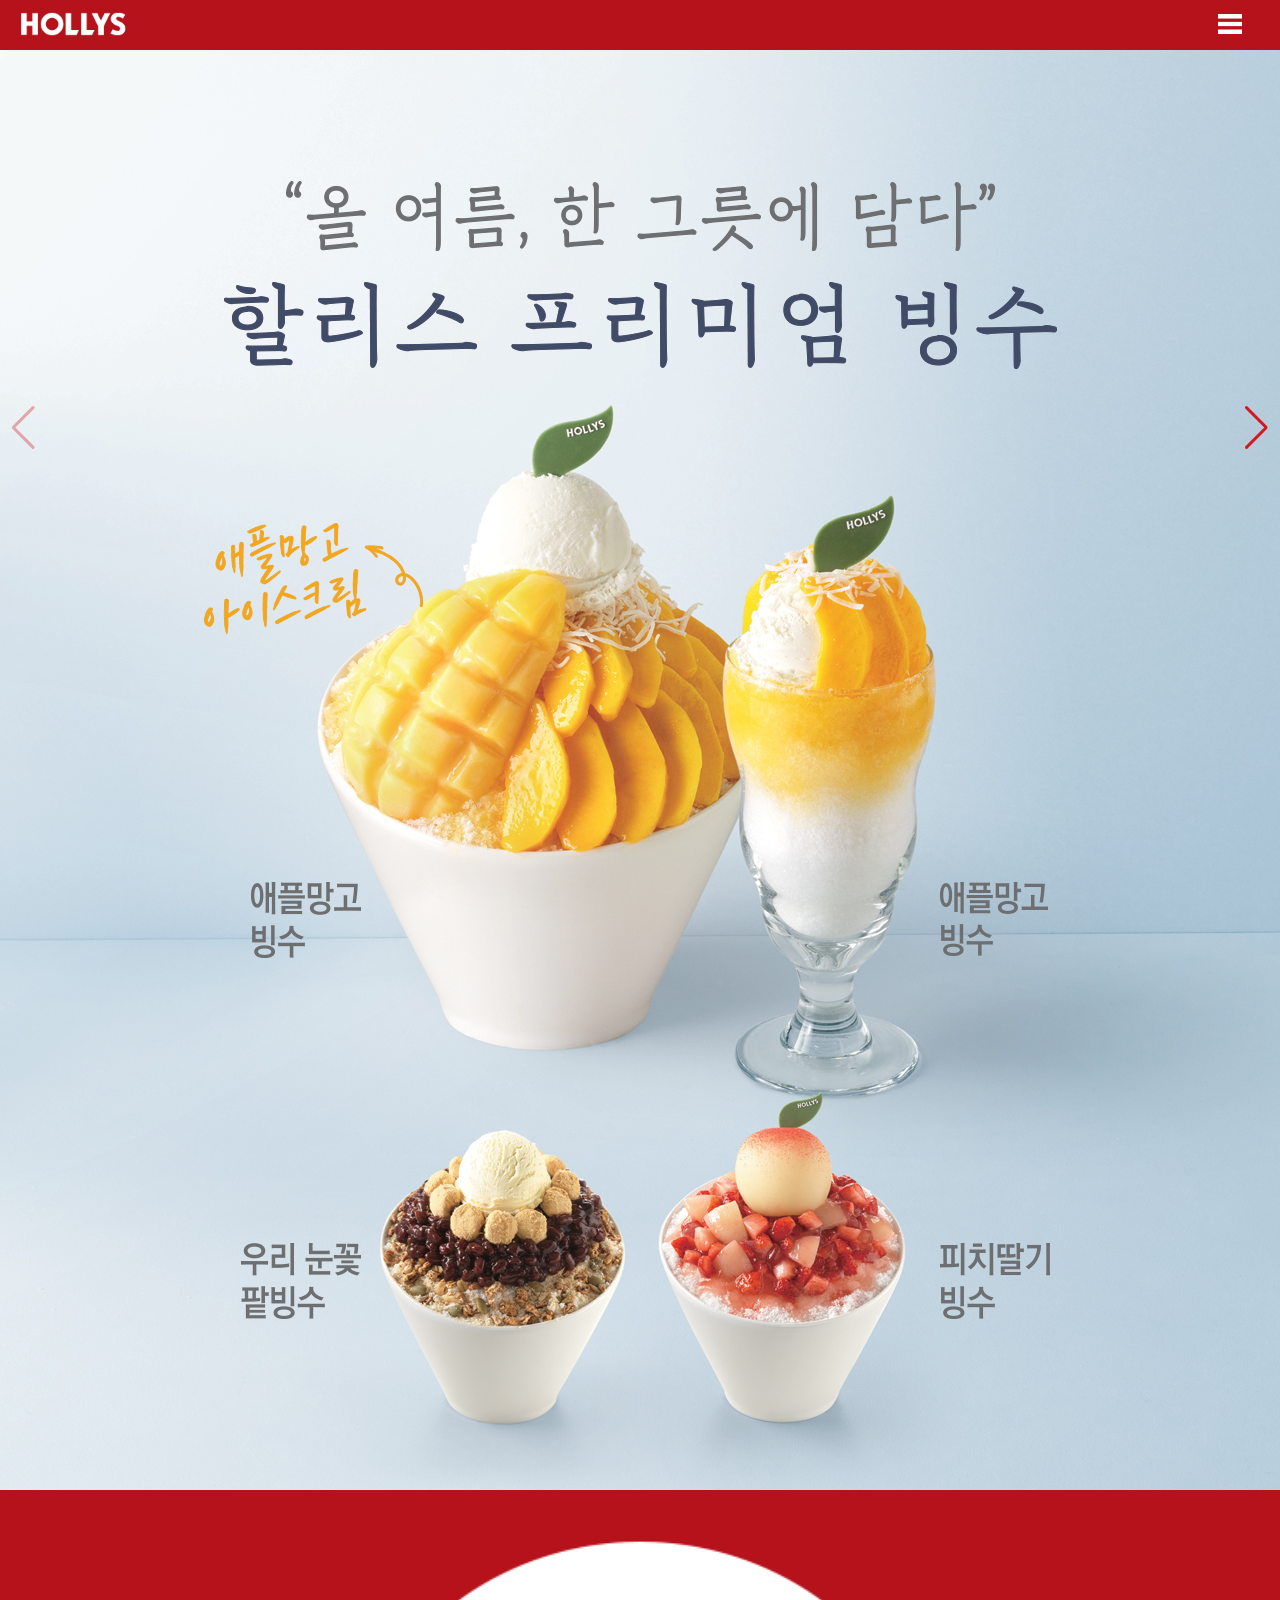
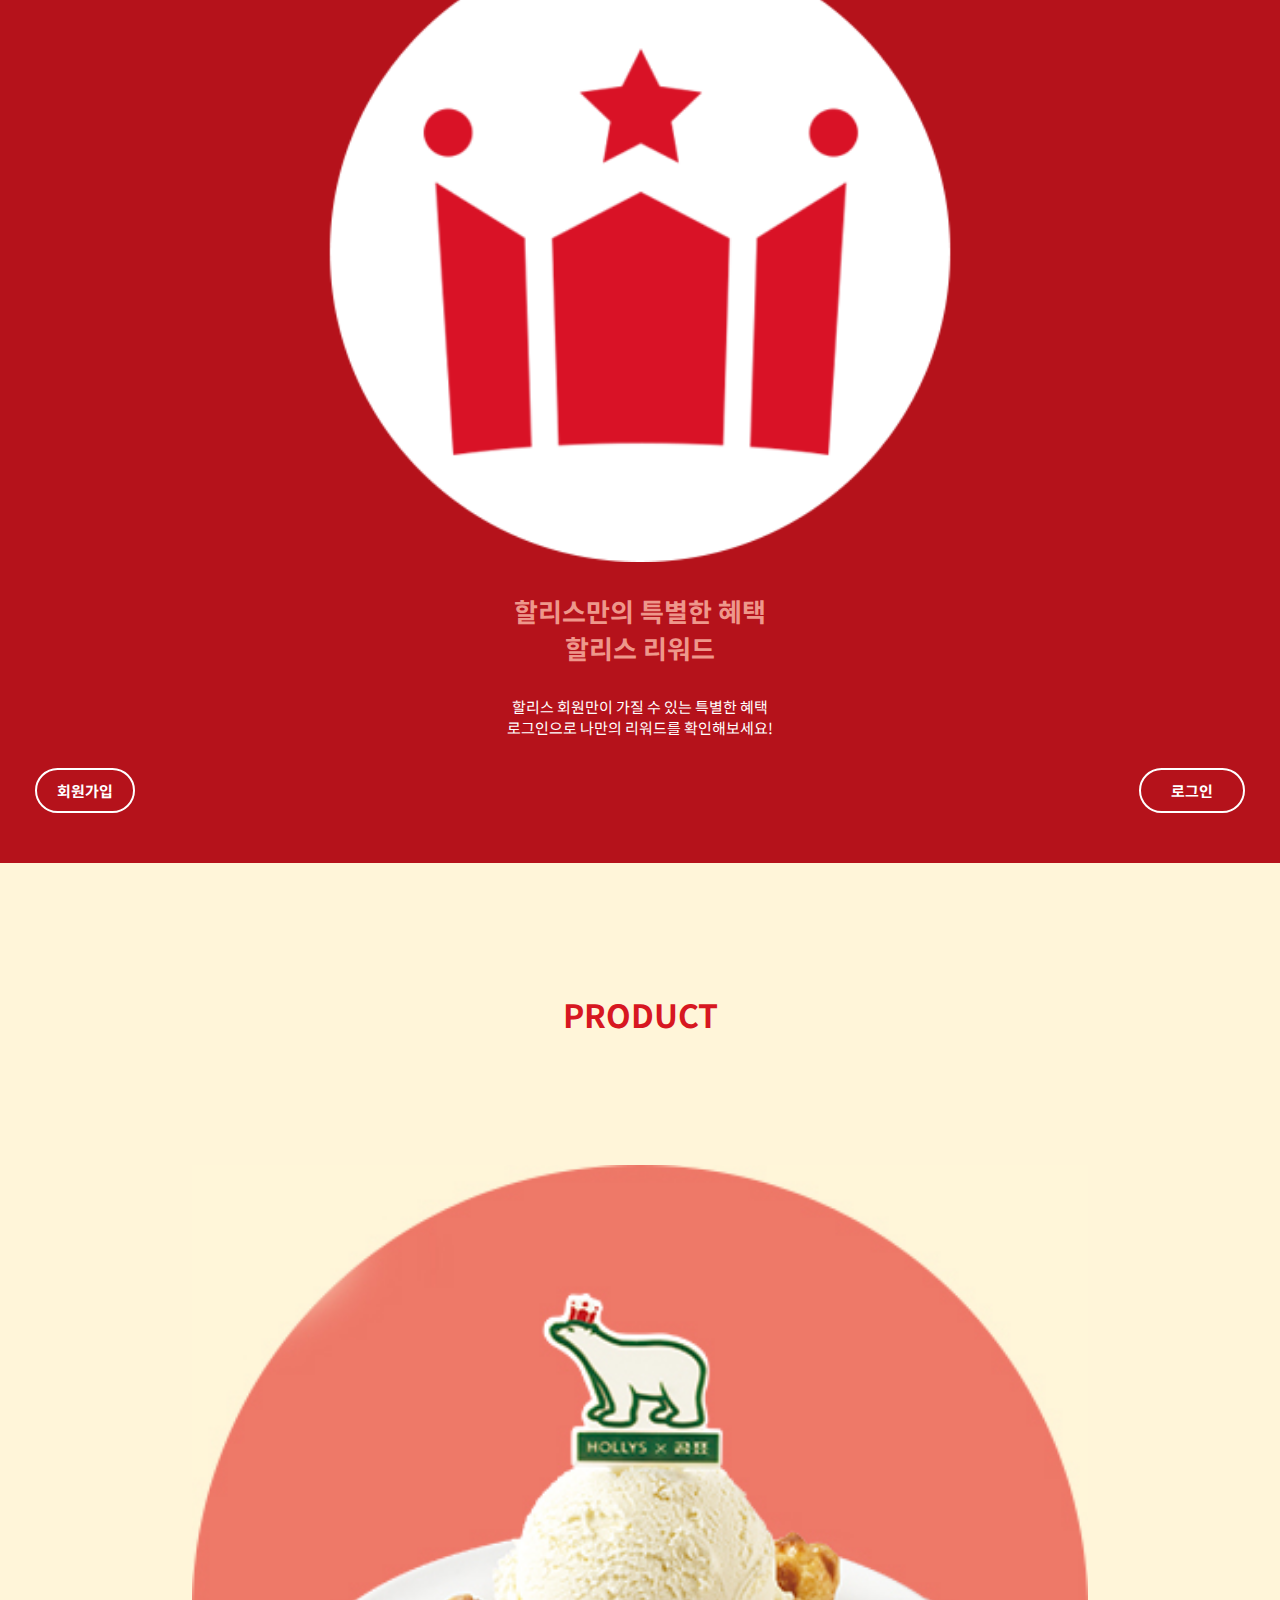
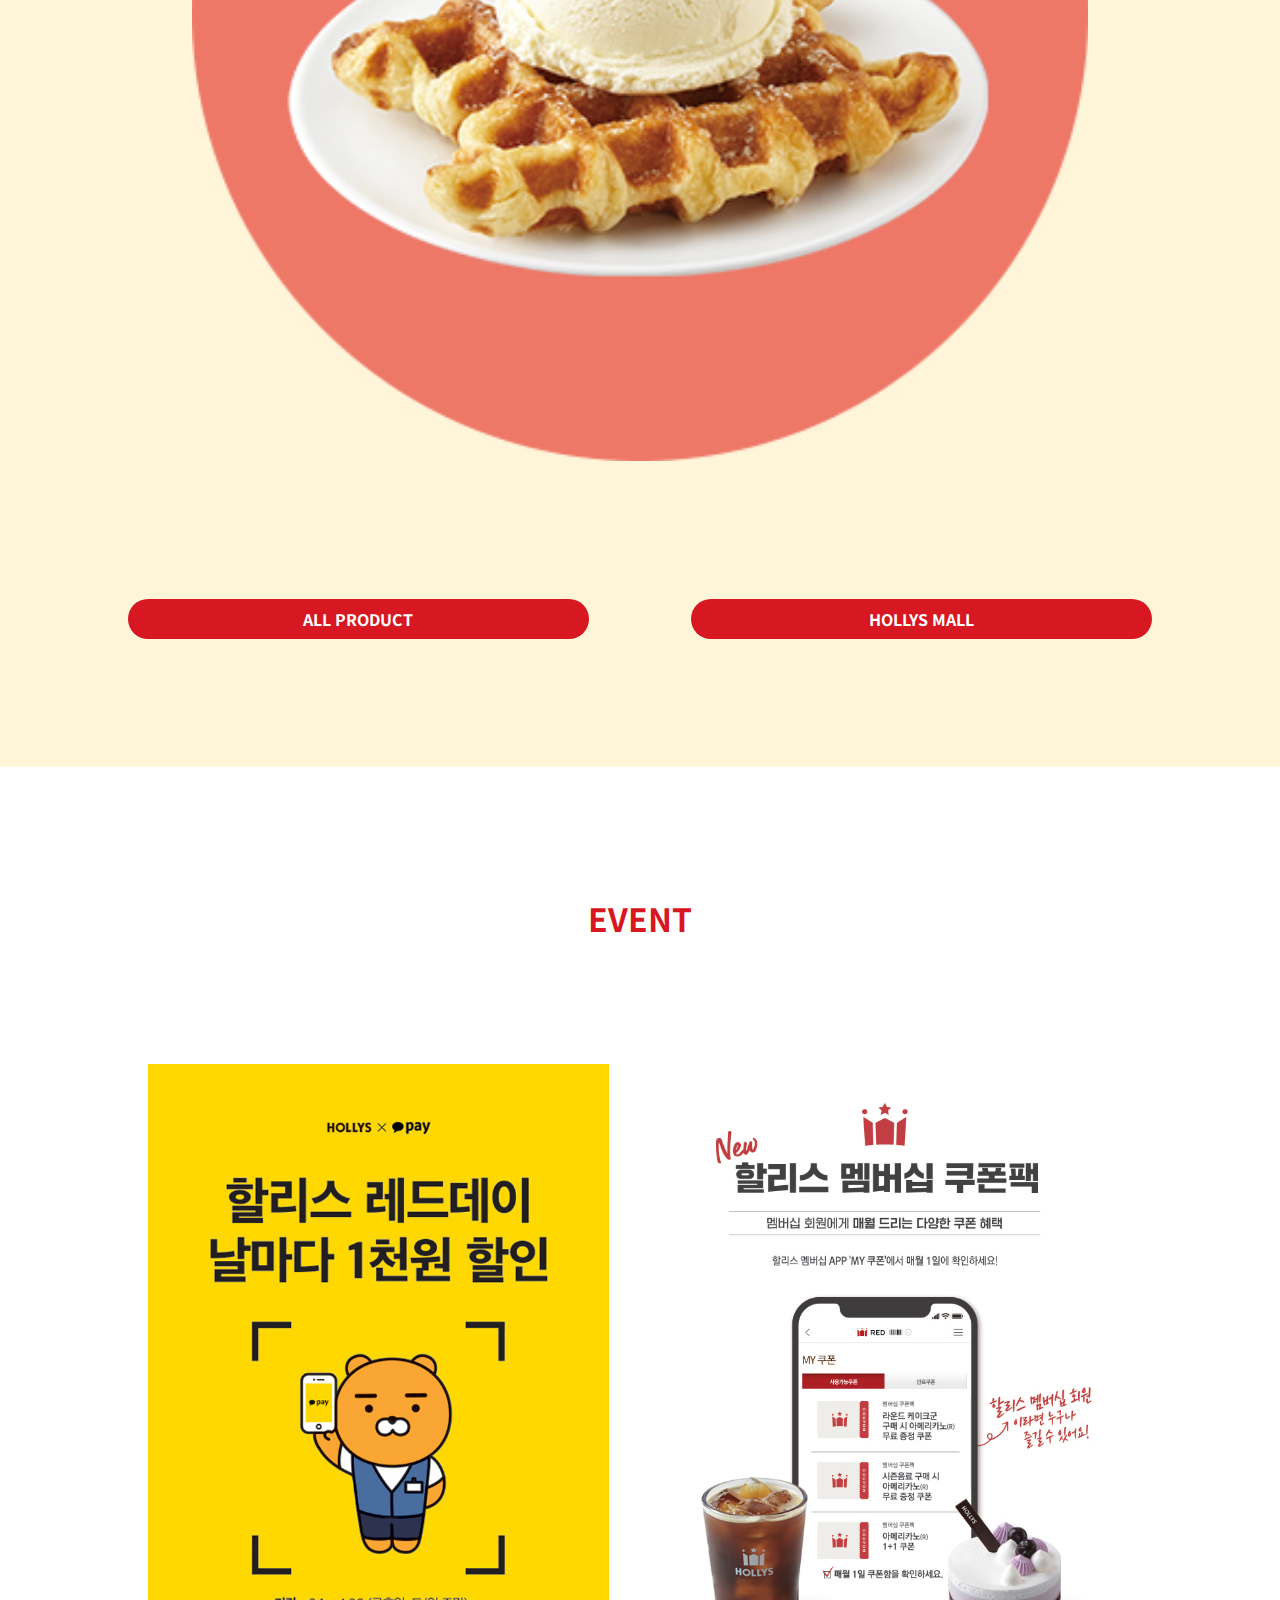
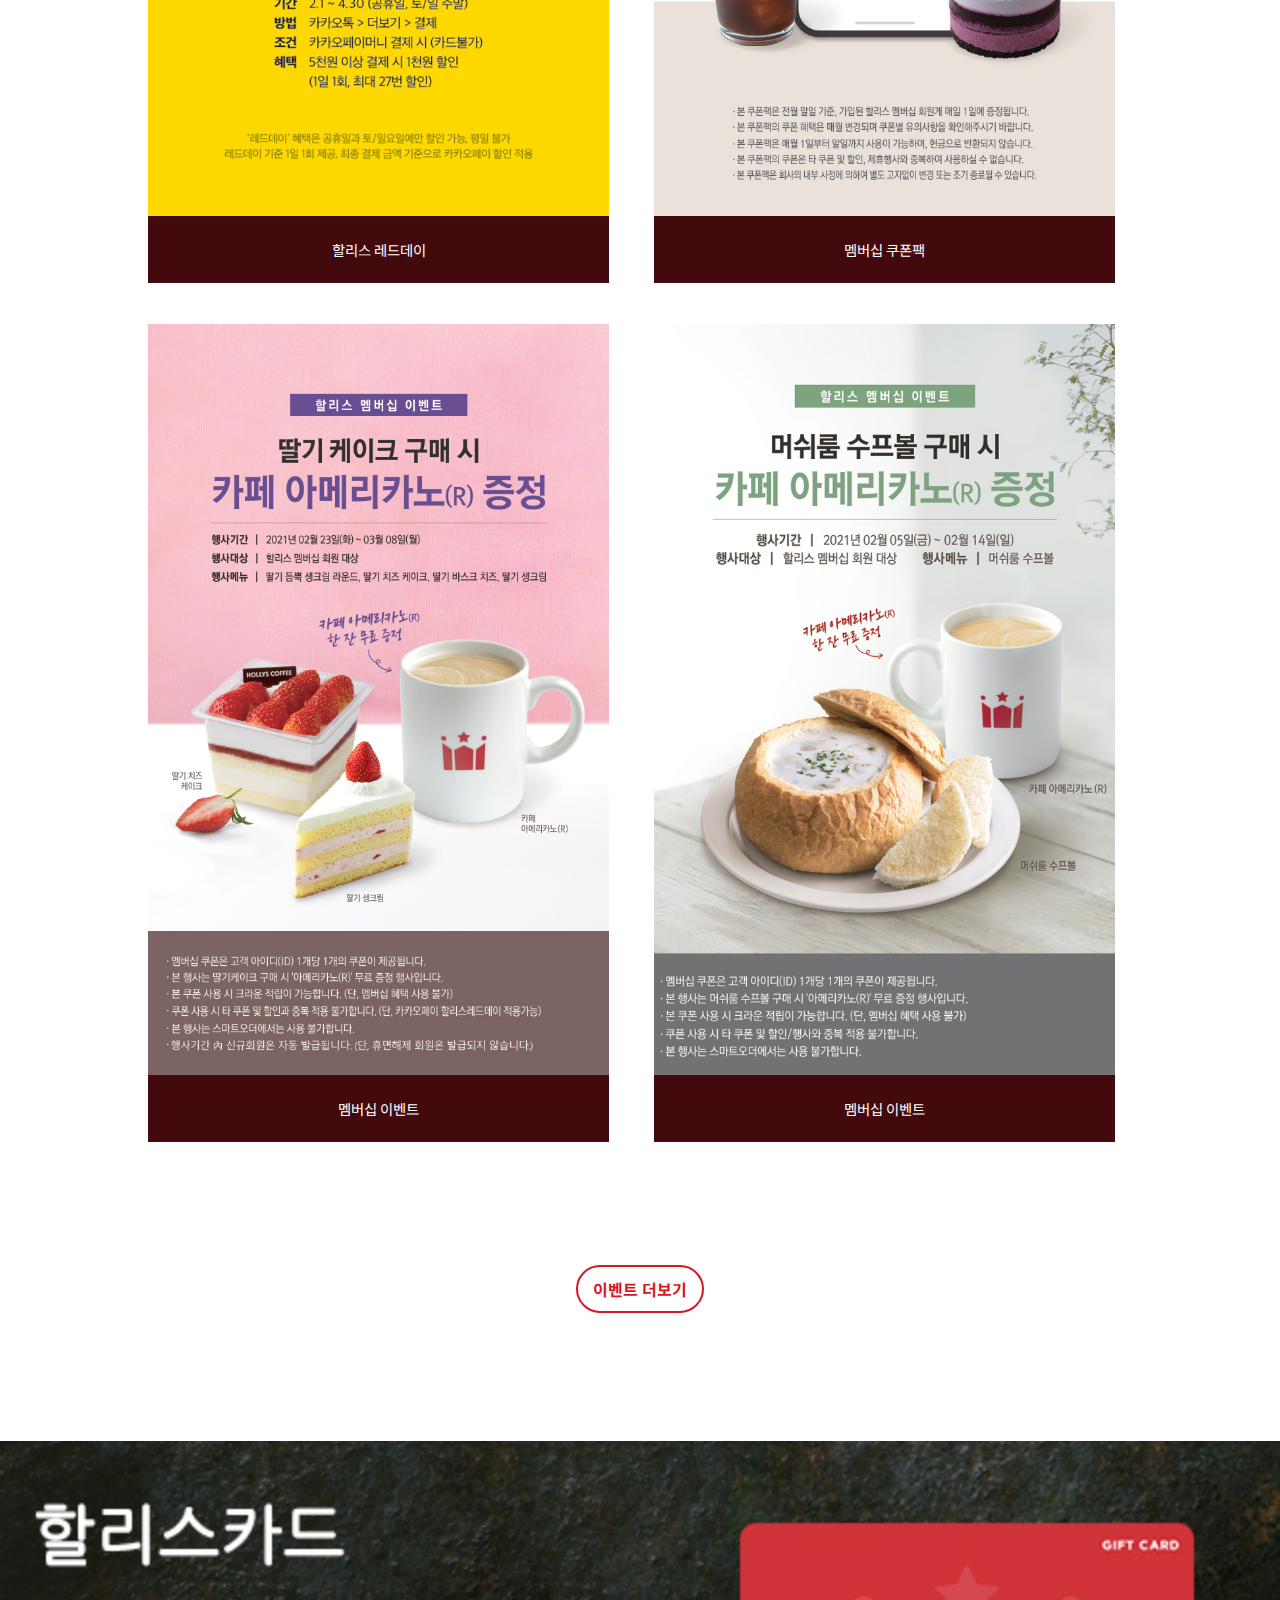
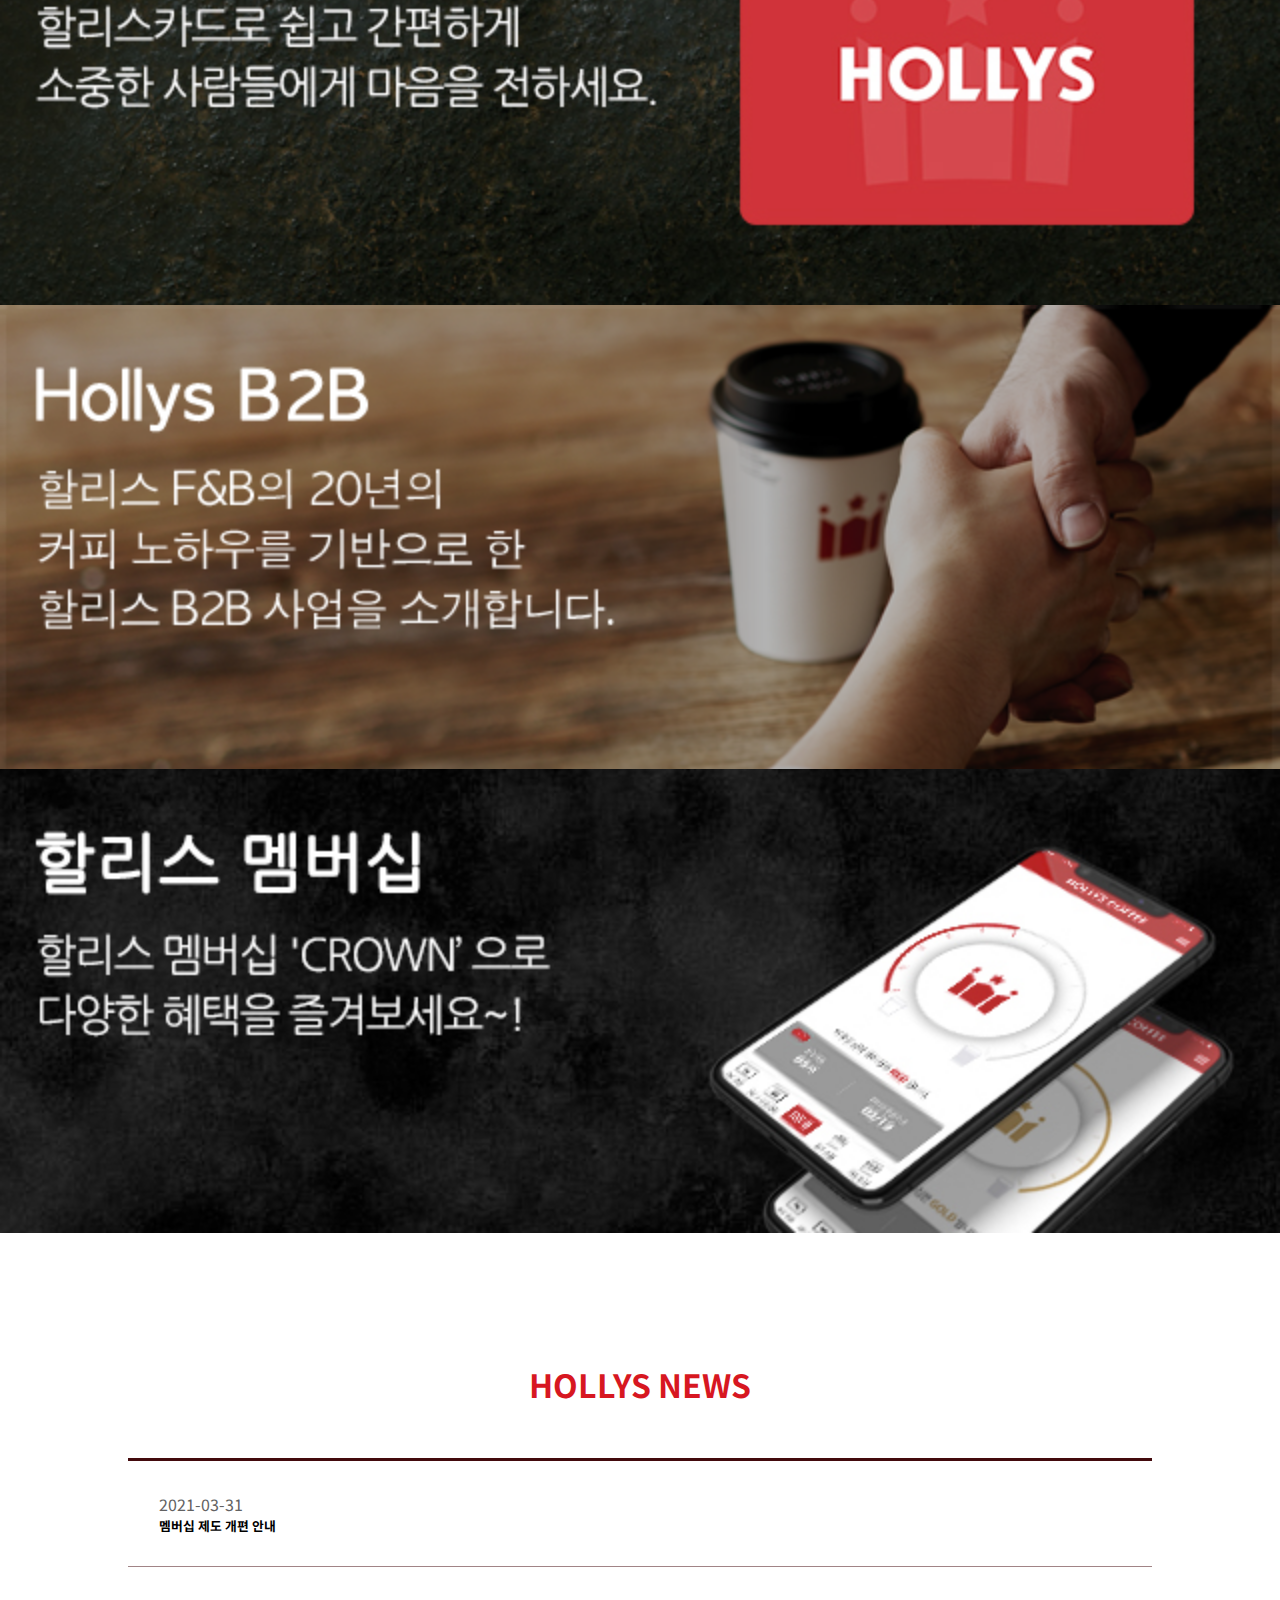
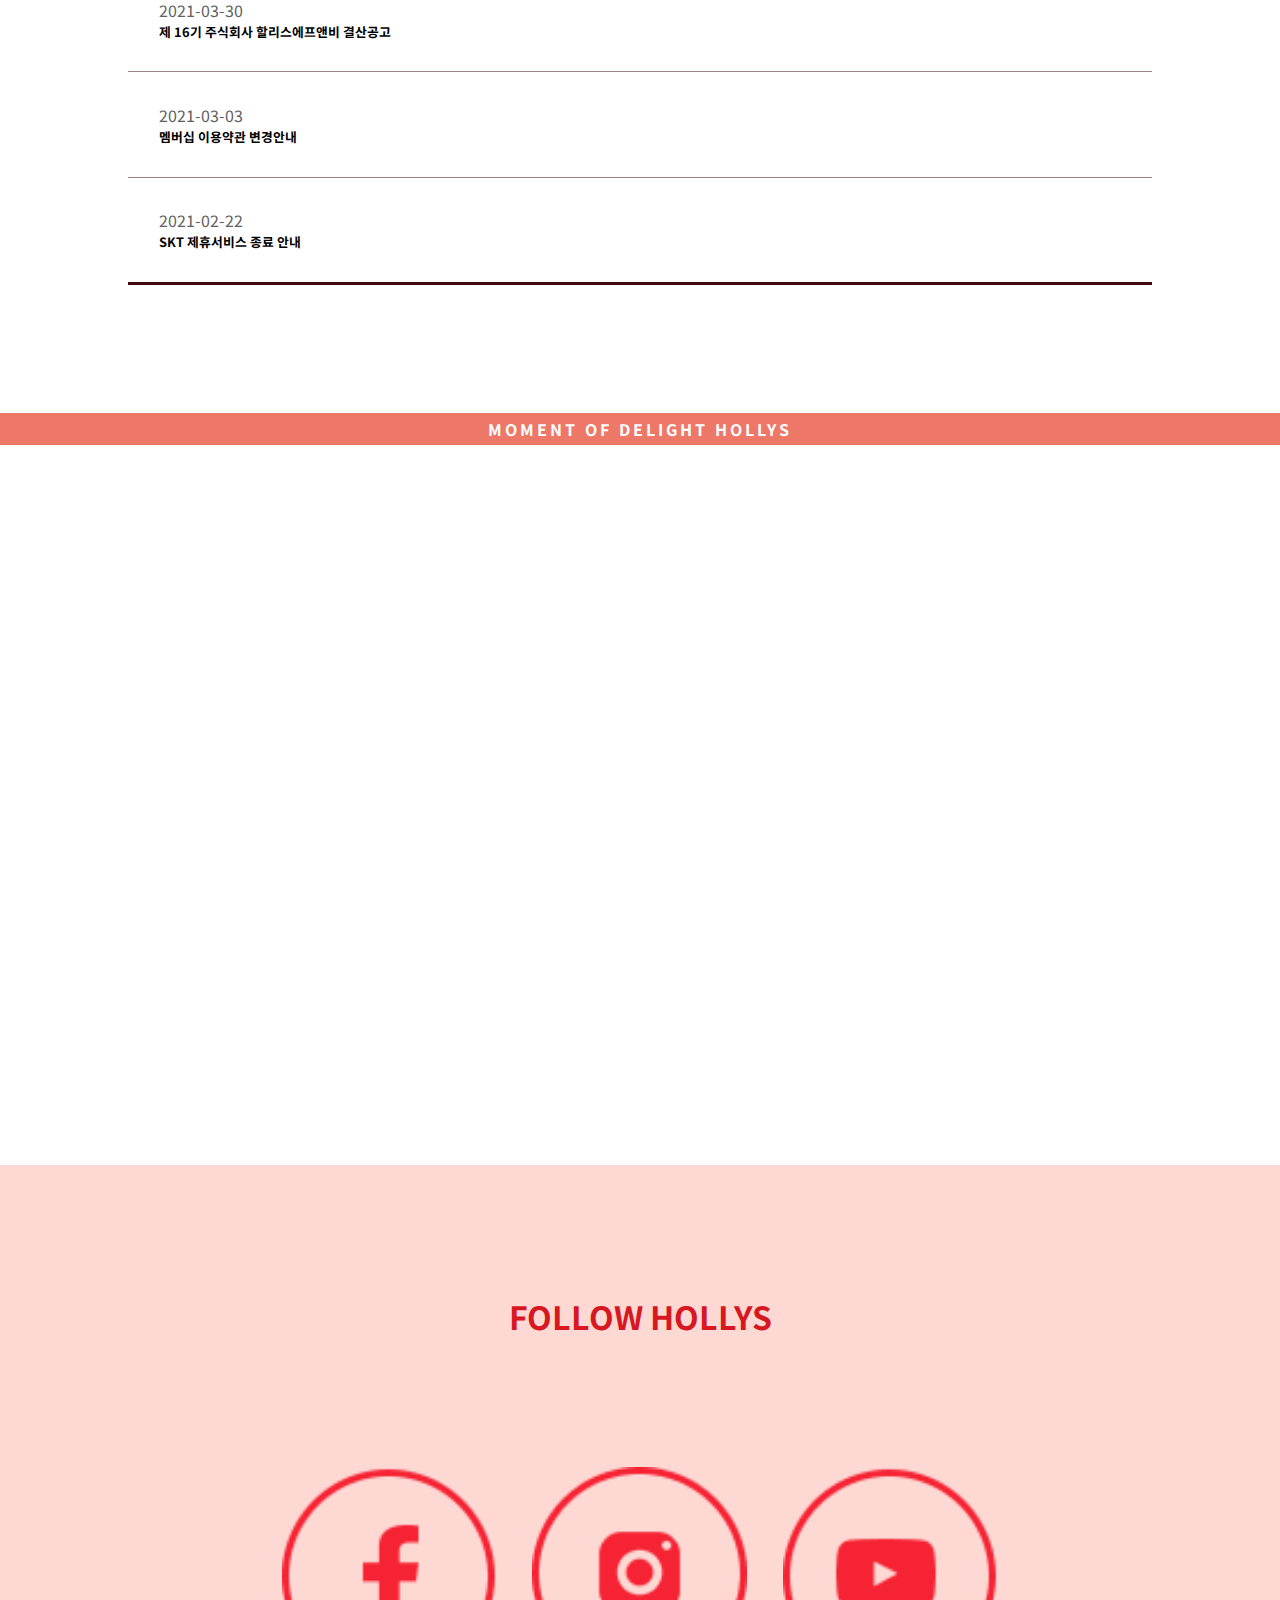
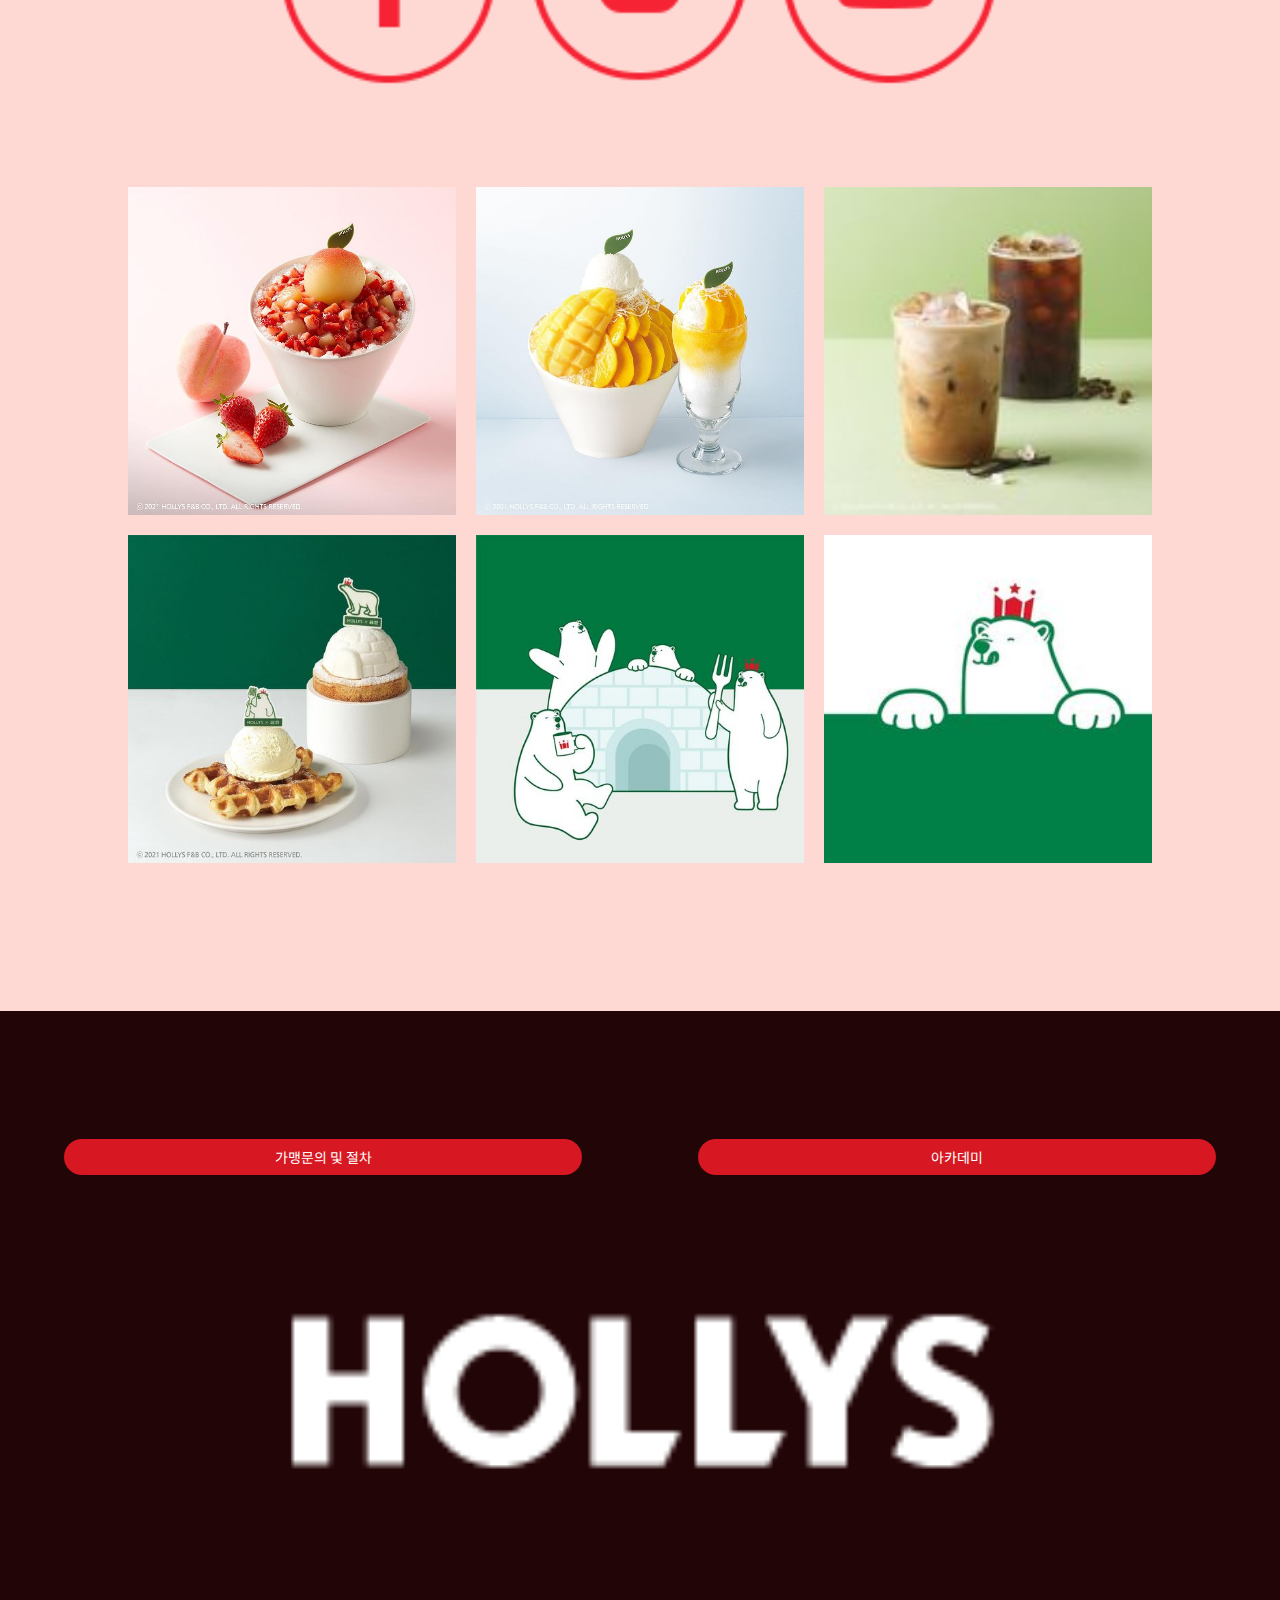
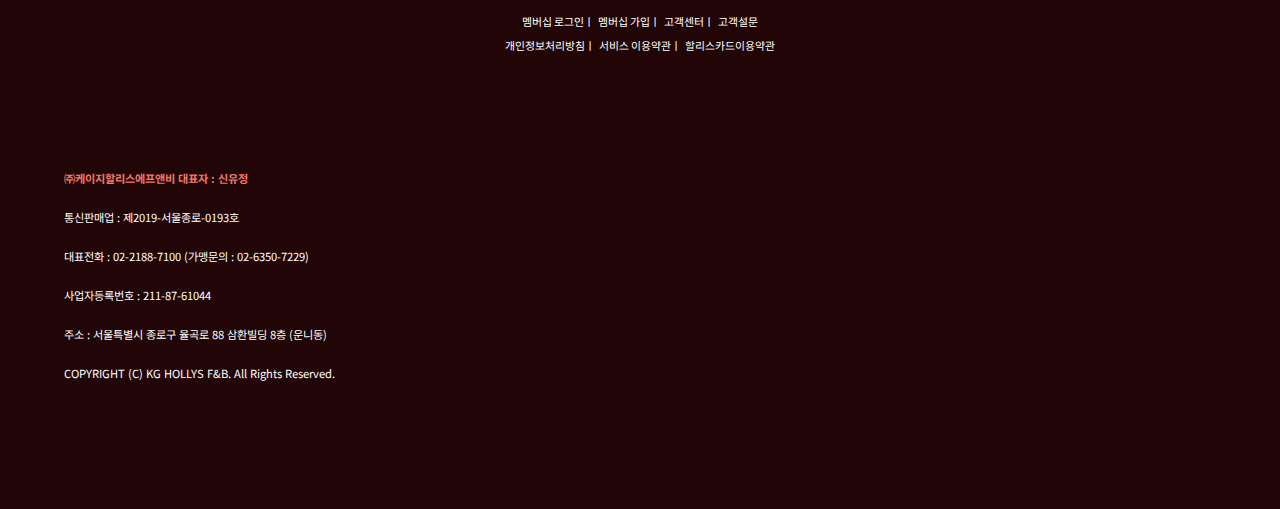
<file: hollys.mobile/hollys.html>
<!DOCTYPE html>
<html lang="en">

<head>
    <meta charset="UTF-8">
    <meta http-equiv="X-UA-Compatible" content="IE=edge">
    <meta name="viewport" content="width=device-width, initial-scale=1.0">
    <title>Document</title>
    <link rel="stylesheet" href="https://unpkg.com/swiper/swiper-bundle.min.css" />
    <link rel="preconnect" href="https://fonts.gstatic.com">
    <link href="https://fonts.googleapis.com/css2?family=Noto+Sans+KR&display=swap" rel="stylesheet">
    <link rel="stylesheet" href="css/hollys.css">

    <script src="https://code.jquery.com/jquery-3.6.0.min.js"></script>
</head>

<body>

    <header class="clearfix">
        <div class="logo">
            <img src="images/logo_top.png">
        </div>

        <div class="btn_menu">
            <a href="javascript:;"><img src="images/btn_menu.png"></a>
        </div>

        <div class="mobile_menu">
            <ul>
                <li>
                    <a href="javascript:;">
                        MY HOLLYS
                    </a>
                </li>

                <li>
                    <a href="javascript:;">
                        MENU
                    </a>
                </li>

                <li>
                    <a href="javascript:;">
                        HOLLYS MALL
                    </a>
                </li>

                <li>
                    <a href="javascript:;">
                        MEMBERSHIP
                    </a>
                </li>

                <li>
                    <a href="javascript:;">
                        HOLLYS NEWS
                    </a>
                </li>

                <li>
                    <a href="javascript:;">
                        STORE
                    </a>
                </li>

                <li>
                    <a href="javascript:;">
                        HOLLYS IS
                    </a>
                </li>
            </ul>
        </div>

    </header>

    <main>
        <div class="top_banner">
            <!-- Slider main container -->
            <div class="swiper-container">
                <!-- Additional required wrapper -->
                <div class="swiper-wrapper">
                    <!-- Slides -->
                    <div class="swiper-slide">
                        <img src="images/slick slide_1.jpg">
                    </div>
                    <div class="swiper-slide">
                        <img src="images/slick slide_2.jpg">
                    </div>
                    <div class="swiper-slide">
                        <img src="images/slick slide_3.jpg">
                    </div>
                    <div class="swiper-slide">
                        <img src="images/slick slide_4.jpg">
                    </div>
                    <div class="swiper-slide">
                        <img src="images/slick slide_5.jpg">
                    </div>
                    <div class="swiper-slide">
                        <img src="images/slick slide_6.jpg">
                    </div>
                </div>
            </div>
        </div>

        <div class="new_reward_area">
            <div class="logo_area">
                <div class="img_wrap">
                    <img src="images/2021_BI.png">
                </div>
            </div>
            <div class="text_wrap clearfix">
                <h2>
                    할리스만의 특별한 혜택<br>
                    할리스 리워드
                </h2>
                <p>
                    할리스 회원만이 가질 수 있는 특별한 혜택<br>
                    로그인으로 나만의 리워드를 확인해보세요!
                </p>
            </div>
            <div class="btn_new_reward clearfix">
                <a href="https://m.hollys.co.kr/member/joinMemberInfo.do"><span>회원가입</span></a>
                <a href="https://m.hollys.co.kr/login.do"><span>로그인</span></a>
            </div>
        </div>

        <div class="product_area">
            <h2 class="title">PRODUCT</h2>
            <div class="swiper-container">
                <!-- Additional required wrapper -->
                <div class="swiper-wrapper">
                    <!-- Slides -->
                    <div class="swiper-slide">
                        <img src="images/new_product_1.jpg">
                    </div>
                    <div class="swiper-slide">
                        <img src="images/new_product_2.jpg">
                    </div>
                    <div class="swiper-slide">
                        <img src="images/new_product_3.jpg">
                    </div>
                    <div class="swiper-slide">
                        <img src="images/new_product_4.jpg">
                    </div>
                    <div class="swiper-slide">
                        <img src="images/new_product_5.jpg">
                    </div>
                </div>
                <!-- If we need pagination -->
<!--                 <div class="swiper-pagination"></div> -->

                <!-- If we need navigation buttons -->
                <div class="swiper-button-prev"></div>
                <div class="swiper-button-next"></div>
            </div>

            <div class="content_box clearfix">
                <div class="button">
                    <a href="#" class="left">ALL PRODUCT</a>
                    <a href="#" class="right">HOLLYS MALL</a>
                </div>
            </div>
        </div>

        <div class="event_area">
            <div class="content_box">
                <h2 class="title">EVENT</h2>
                <div class="contents">
                    <a href="#">
                        <img src="images/event_1.jpg">
                        <span>할리스 레드데이</span>
                    </a>

                    <a href="#">
                        <img src="images/event_2.jpg">
                        <span>멤버십 쿠폰팩</span>
                    </a>

                    <a href="#">
                        <img src="images/event_3.jpg">
                        <span>멤버십 이벤트</span>
                    </a>

                    <a href="#">
                        <img src="images/event_4.jpg">
                        <span>멤버십 이벤트</span>
                    </a>
                </div>
                <div class="event_more">
                    <a href="#">이벤트 더보기</a>
                </div>
            </div>
        </div>

        <div class="banner_area">
            <a href="#"><img src="images/ad_banner_2.jpg"></a>
            <a href="#"><img src="images/ad_banner3.png"></a>
            <a href="#"><img src="images/ad_banner_1.jpg"></a>
        </div>

        <div class="news_area">
            <div class="content_box">
                <h2 class="title">HOLLYS NEWS</h2>
                <ul>
                    <li>
                        <a href="#">
                            <span>2021-03-31</span>
                            <p>멤버십 제도 개편 안내</p>
                        </a>
                    </li>
                    <li>
                        <a href="#">
                            <span>2021-03-30</span>
                            <p>제 16기 주식회사 할리스에프앤비 결산공고</p>
                        </a>
                    </li>
                    <li>
                        <a href="#">
                            <span>2021-03-03</span>
                            <p>멤버십 이용약관 변경안내</p>
                        </a>
                    </li>
                    <li>
                        <a href="#">
                            <span>2021-02-22</span>
                            <p>SKT 제휴서비스 종료 안내</p>
                        </a>
                    </li>
                </ul>
            </div>
        </div>

        <div class="video_area">
            <div class="marquee">
                <div>
                    <span>MOMENT OF DELIGHT HOLLYS</span>
                    <span>MOMENT OF DELIGHT HOLLYS</span>
                </div>
            </div>
            <div class="video_wrap">
                <iframe width="1520" height="554" src="https://www.youtube.com/embed/pl5PXdcVML4" title="YouTube video player" frameborder="0" allow="accelerometer; autoplay; clipboard-write; encrypted-media; gyroscope; picture-in-picture" allowfullscreen></iframe>
            </div>
        </div>

        <div class="sns_area">
            <h2>FOLLOW HOLLYS</h2>
            <div class="content_box">
                <div class="icon clearfix">
                    <a href="#" class="img_wrap">
                        <img src="images/sns_facebook.png">
                    </a>
                    <a href="#" class="img_wrap">
                        <img src="images/sns_insta.png">
                    </a>
                    <a href="#" class="img_wrap">
                        <img src="images/sns_youtube.png">
                    </a>
                </div>
                <div class="contents clearfix">
                    <a href="#" class="img_wrap">
                        <img src="images/sns_img_01.jpg">
                    </a>
                    <a href="#" class="img_wrap">
                        <img src="images/sns_img_02.jpg">
                    </a>
                    <a href="#" class="img_wrap">
                        <img src="images/sns_img_03.jpg">
                    </a>
                    <a href="#" class="img_wrap">
                        <img src="images/sns_img_04.jpg">
                    </a>
                    <a href="#" class="img_wrap">
                        <img src="images/sns_img_05.jpg">
                    </a>
                    <a href="#" class="img_wrap">
                        <img src="images/sns_img_06.jpg">
                    </a>
                </div>
            </div>
        </div>

    </main>

    <footer>
        <div class="content_box">
            <div class="top_btn clearfix">
                <a href="#" class="left">가맹문의 및 절차</a>
                <a href="#" class="right">아카데미</a>
            </div>
            <div class="logo">
                <img src="images/logo_top.png">
            </div>
            <div class="menu_wrap clearfix">
                <a href="#">멤버십 로그인</a>
                <a href="#">멤버십 가입</a>
                <a href="#">고객센터</a>
                <a href="#">고객설문</a>
                <a href="#">개인정보처리방침</a>
                <a href="#">서비스 이용약관</a>
                <a href="#">할리스카드이용약관</a>
            </div>

            <div class="info_company">
                <ul>
                    <li>㈜케이지할리스에프앤비 대표자 : 신유정</li>
                    <li>통신판매업 : 제2019-서울종로-0193호</li>
                    <li>대표전화 : 02-2188-7100 (가맹문의 : 02-6350-7229)</li>
                    <li>사업자등록번호 : 211-87-61044</li>
                    <li>주소 : 서울특별시 종로구 율곡로 88 삼환빌딩 8층 (운니동)</li>
                    <li>COPYRIGHT (C) KG HOLLYS F&B. All Rights Reserved.</li>
                </ul>
            </div>
        </div>
    </footer>

    <script src="https://unpkg.com/swiper/swiper-bundle.min.js"></script>
    <script src="js/hollys.js"></script>

    <script>

        var swiper = new Swiper(".product_area .swiper-container", {
            // loop: true,
            autoplay: {
                delay: 2000,
            },
            pagination: {
                el: '.swiper-pagination',
                type: 'bullets',
            },
            navigation: {
                nextEl: ".swiper-button-next",
                prevEl: ".swiper-button-prev",
            },
        });

        var swiper = new Swiper(".top_banner .swiper-container", {
            loop: true,
            autoplay: {
                delay: 2000,
            },
            pagination: {
                el: '.swiper-pagination',
                type: 'bullets',
            },
        });

    </script>


</body>

</html>
</file>
<file: hollys.mobile/css/hollys.css>
* {
    list-style:none;
    padding: 0;
    margin: 0;
    text-decoration-line: none;
    font-family: 'Noto Sans KR', sans-serif;
    box-sizing: border-box;
}

.clearfix:after{
    content:"";
    display:table;
    clear:both;
}

img{
    width: 100%;
    vertical-align: top;
}

ul,li {
    list-style: none;
}
a {
    color: #333;
    text-decoration: none;
}

.content_box{
    width: 80%;
    margin: 0 auto;
}




header{
    background-color: #b5121b;
    padding: 9px 3% 0 1%;
    height: 50px;
    box-sizing: border-box;
    position: fixed;
    left: 0;
    top: 0;
    width: 100%;
    z-index: 11;
}

header .logo{
    float: left;
    width: 120px;
}

header .btn_menu {
    float: right;
    margin-top: 5px;
}

header .btn_menu > a{
    display: inline-block;
    width: 24px;
}


.mobile_menu {
    background-color: #fff;
    position: absolute;
    left: 0;
    top: 50px;
    width: 100%;
    box-shadow: 0 3px 12px rgba(0,0,0,0.4);
    z-index: 10;
    display: none;
}

.mobile_menu li {
    border-bottom: 1px solid #ddd;
    height: 40px;
    line-height: 40px;
}

.mobile_menu li a {
    display: block;
    height: 100%;
    font-size: 15px;
    font-weight: 500;
    padding: 0 10px;
    position: relative
}

.mobile_menu li a::after {
    content: "\276F";
    position: absolute;
    right: 3%;
    top: 50%;
    transform: translateY(-50%);
    font-size: 16px;
}

.mobile_menu li a:hover{
    background-color: #b5121b;
    color: #fff;
}





.new_reward_area{
    background-color: #b5121b;
    padding: 50px 0;
}

.new_reward_area .logo_area{
    width: 50%;
    margin: 0 auto;
    padding-bottom: 30px;
}

.new_reward_area .text_wrap h2{
    font-size: 26px;
    text-align: center;
    margin-bottom: 30px;
    color: #ee978b;
}

.new_reward_area .text_wrap p{
    font-size: 15px;
    text-align: center;
    color: white;
    margin-bottom: 30px;
}

.new_reward_area a{
    font-size: 15px;
    font-weight: 700;
    border: 2px solid white;
    color: white;
    border-radius: 50px;
    padding: 10px 20px;
}

.new_reward_area a:hover{
    font-size: 15px;
    font-weight: 700;
    background-color: white;
    color: black;
    border-radius: 50px;
    padding: 10px 20px;
}

.new_reward_area a:first-child{
    float: left;
    margin-left: 35px;
}

.new_reward_area a:last-child{
    float: right;
    margin-right: 35px;
    padding: 10px 30px;
}



main{
    padding-top: 50px;
}

.product_area{
    background-color: #fff5d9;
    padding: 10% 0;
}

.product_area h2{
    text-align: center;
    font-weight: bolder;
    color: #d71721;
    font-size: 200%;
    margin-bottom: 10%;
}

.product_area .swiper-slide{
    text-align: center;
    margin-bottom: 10%;
}

.product_area .swiper-slide > img{
    width: 70%;
}

.product_area .swiper-button-next{
    height: 0%;
    color: #d71721;
}

.product_area .swiper-button-prev{
    height: 0%;
    color: #d71721;
}

.product_area .swiper-pagination{
    color: red;
}

.product_area .button a{
    display: inline-block;
    color: white;
    background-color: #d71721;
    border-radius: 30px;
    width: 45%;
    padding: 8px 5px;
    margin-top: 10px;
    font-weight: 700;
}

.product_area .button a:hover{
    color: #d71721;
    background-color: white;
}

.product_area .left{
    float: left;
    text-align: center;
}

.product_area .right{
    float: right;
    text-align: center;
}







.event_area{
    padding: 10% 0;
}

.event_area h2{
    text-align: center;
    font-weight: bolder;
    color: #d71721;
    font-size: 200%;
    margin-bottom: 10%;
}

.event_area .contents{
    padding-bottom: 10%;
}

.event_area .contents a{
    display: inline-block;
    width: 49%;
    padding: 2%;
}

.event_area .contents span{
    display: inline-block;
    background-color: #430a0d;
    width: 100%;
    color: white;
    text-align: center;
    padding: 5% 0;
    font-size: 90%;
}

.event_more{
    text-align: center;
}

.event_more > a{
    display: inline-block;
    font-weight: bolder;
    color: #d71721;
    border: 2px solid #d71721;
    border-radius: 30px;
    padding: 10px 15px;
}

.event_more > a:hover{
    color: white;
    border: 2px solid #d71721;
    background-color: #d71721;
}





.news_area{
    padding: 10% 0;
}

.news_area h2{
    text-align: center;
    font-weight: bolder;
    color: #d71721;
    font-size: 200%;
    margin-bottom: 5%;
}

.news_area ul{
    border-top: 3px solid #430a0d;
    border-bottom: 3px solid #430a0d;
}

.news_area li{
    border-bottom: 1px solid rgb(67, 10, 13, 0.5);
    padding: 3%;
}

.news_area ul > li:last-child{
    border-bottom: 0px solid rgb(67, 10, 13, 0.5);
}

.news_area span{
    color: #626262;
}

.news_area p{
    font-size: 80%;
    font-weight: bold;
    color: black;
}





.video_area .marquee{
    background-color: #ee7868;
    color: white;
    line-height: 200%;
    font-weight: 700;
    text-align: center;
    overflow: hidden;
}

.marquee div {
    position: relative;
    overflow: hidden;
    width: 200%;
    animation: marquee 5s linear infinite;
}

.marquee span {
    float: left;
    width: 50%;
    letter-spacing: 3px;
}
  
@keyframes marquee {
    0% { left: 0; }
    100% { left: -100%; }
}

.video_wrap{
    position: relative;
    width: 100%;
    padding-bottom: 56.25%;
}

.video_area iframe {
    position: absolute;
    width: 100%;
    height: 100%;
}






.sns_area{
    background-color: #fed8d3;
    padding: 10% 0;
}

.sns_area h2{
    text-align: center;
    font-weight: bolder;
    color: #d71721;
    font-size: 200%;
    margin-bottom: 10%;
}

.sns_area .icon{
    margin: 0 15% 10% 15%;
}

.sns_area .icon .img_wrap{
    float: left;
    width: 30%;
    margin-right: 5%;
}

.sns_area .icon .img_wrap:last-child{
    margin-right: 0%;
}

.sns_area .contents .img_wrap{
    float: left;
    width: 32%;
    margin-right: 2%;
    margin-bottom: 2%;
}

.sns_area .contents .img_wrap:nth-child(3){
    margin-right: 0%;
}

.sns_area .contents .img_wrap:last-child{
    margin-right: 0%;
}





footer{
    background-color: #220506;
    padding: 10% 0;
}

footer .content_box{
    width: 90%;
    margin: 0 auto;
}

.top_btn{
    margin-bottom: 10%;
}

.top_btn > a{
    display: inline-block;
    color: white;
    background-color: #d71721;
    border-radius: 30px;
    width: 45%;
    padding: 8px 5px;
    font-size: 14px;
}

.top_btn .left{
    float: left;
    text-align: center;
}

.top_btn .right{
    float: right;
    text-align: center;
}

footer .logo{
    width: 70%;
    margin: 0 auto;
    margin-bottom: 10%;
}




footer .menu_wrap{
    padding-bottom: 10%;
    width: 100%;
    text-align: center;
    margin: 0 auto;
}

footer .menu_wrap > a{
    color: white;
    font-size: 68%;
}

footer .menu_wrap > a::after{
    content: "ㅣ";
}

footer .menu_wrap > a:nth-child(4)::after{
    display: block;
    content: " ";
}

footer .menu_wrap > a:last-child::after{
    content: " ";
}





footer .info_company{
    color: white;
    font-size: 70%;
}

footer .info_company > ul > li{
    margin-bottom: 2%;
}

footer .info_company > ul > li:last-child{
    margin-bottom: 0%;
}

footer .info_company > ul > li:first-child{
    margin-bottom: 2%;
    color: #ee7868;
    font-weight: 700;
}



/* @media screen and (max-width: 768px) {

} */
</file>
